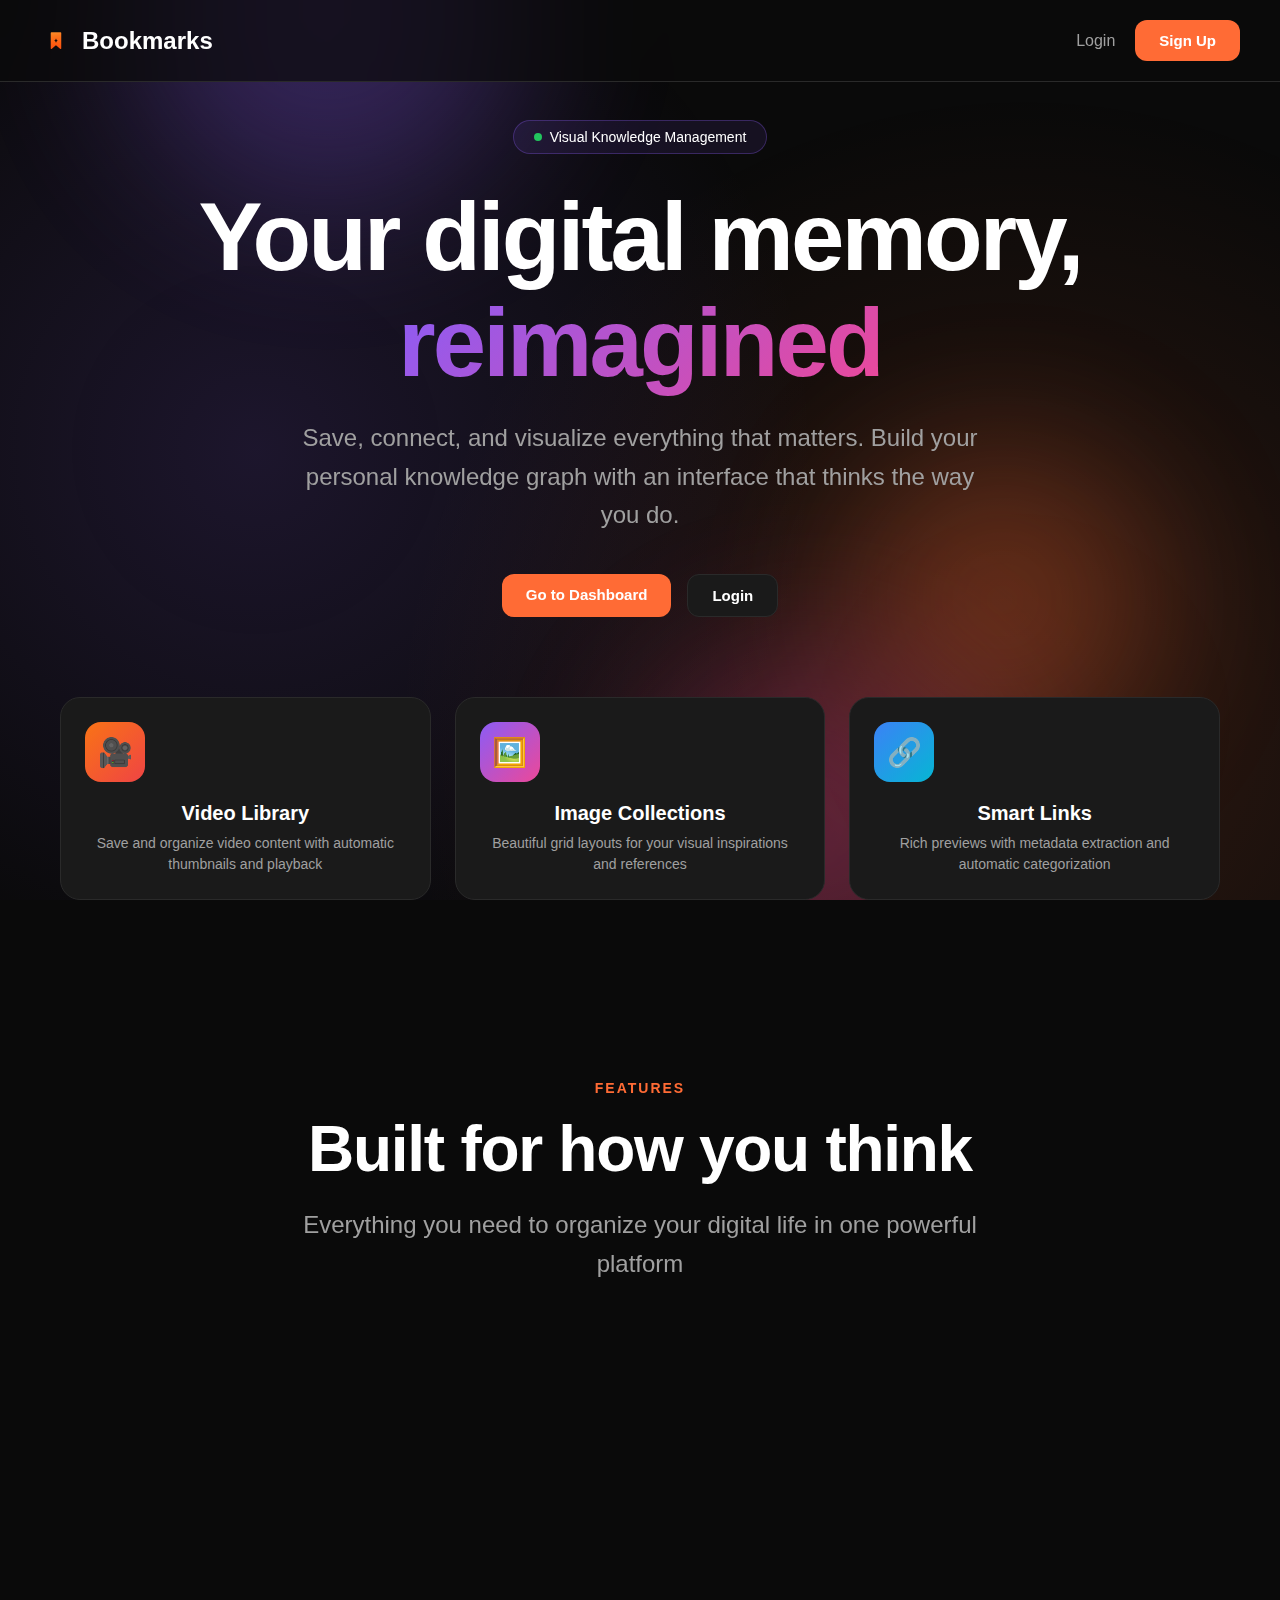
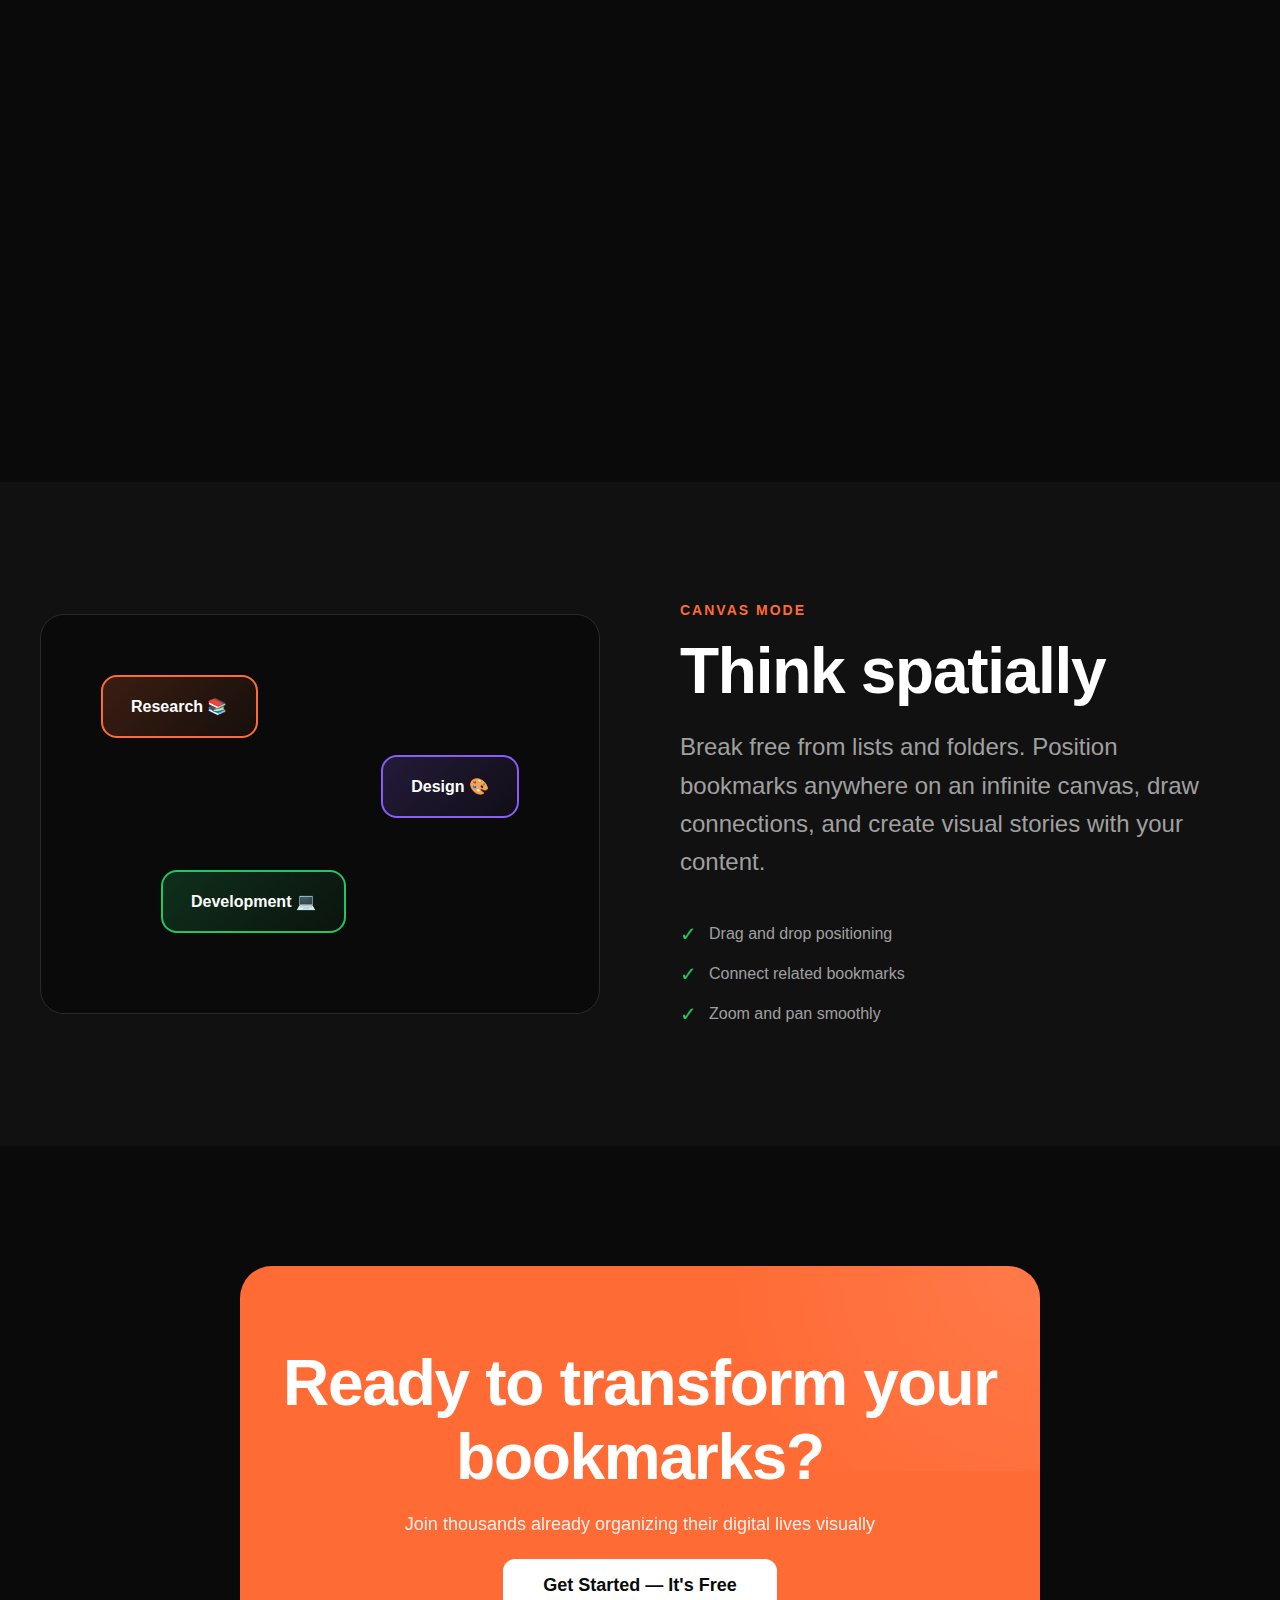
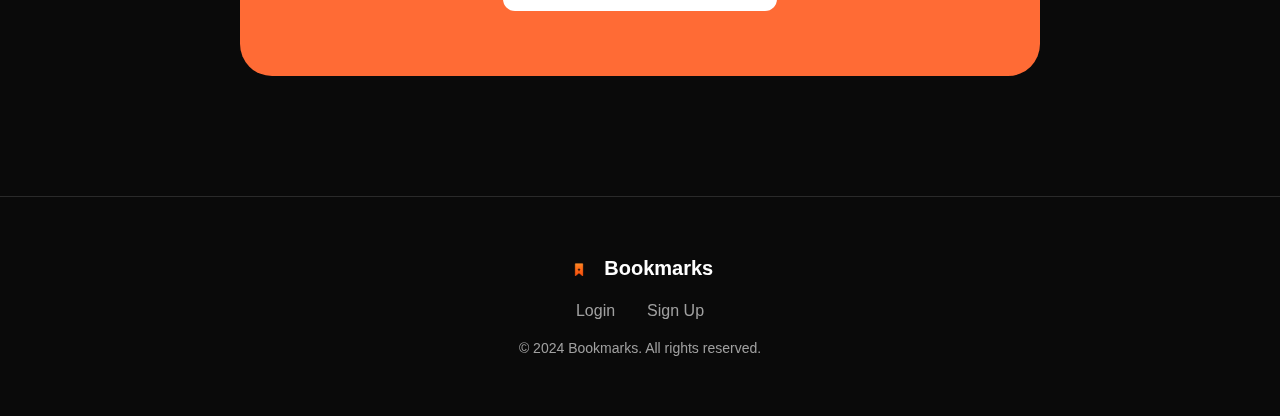
<file: index.html>
<!DOCTYPE html>
<html lang="en">
<head>
    <meta charset="UTF-8">
    <meta http-equiv="refresh" content="0; url=home.html">
    <title>Bookmarks - Organize Everything, Beautifully</title>
</head>
<body>
    <p>Loading...</p>
    <script>
        window.location.href = 'home.html';
    </script>
</body>
</html>
</file>
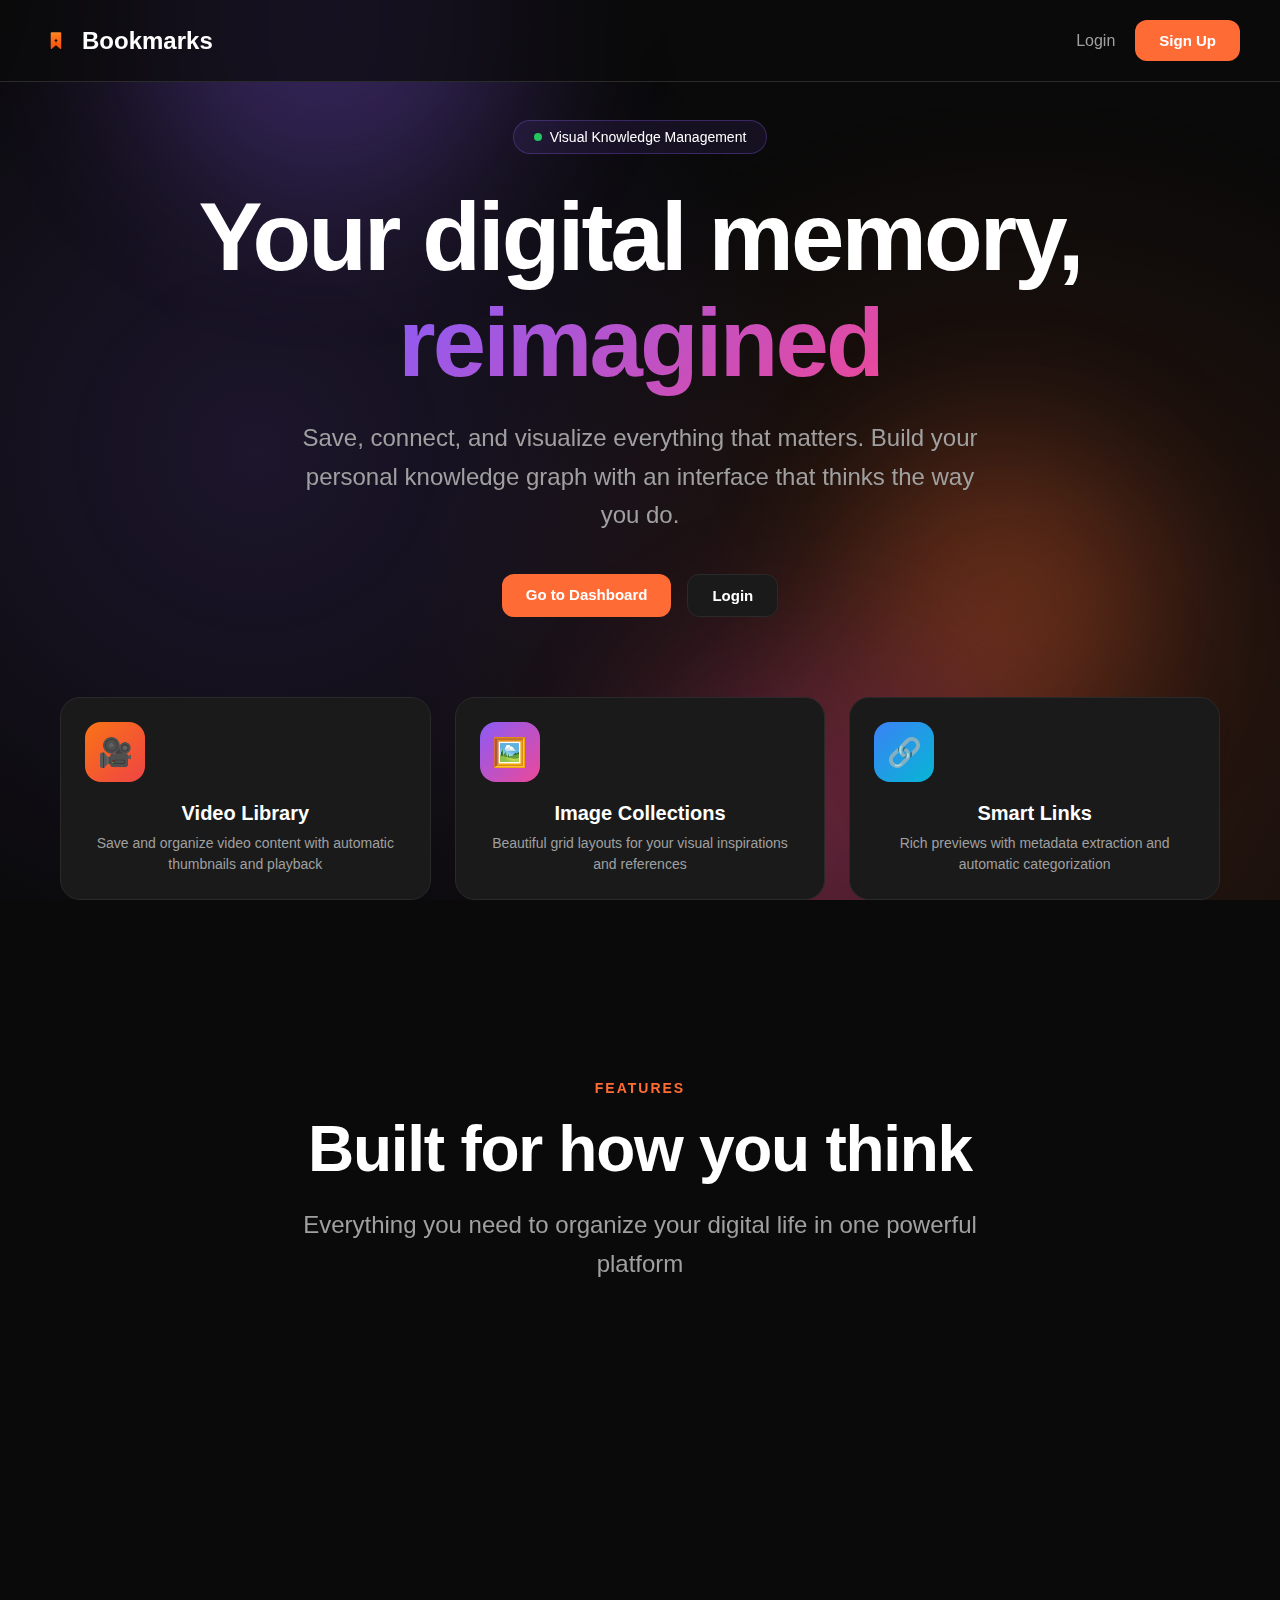
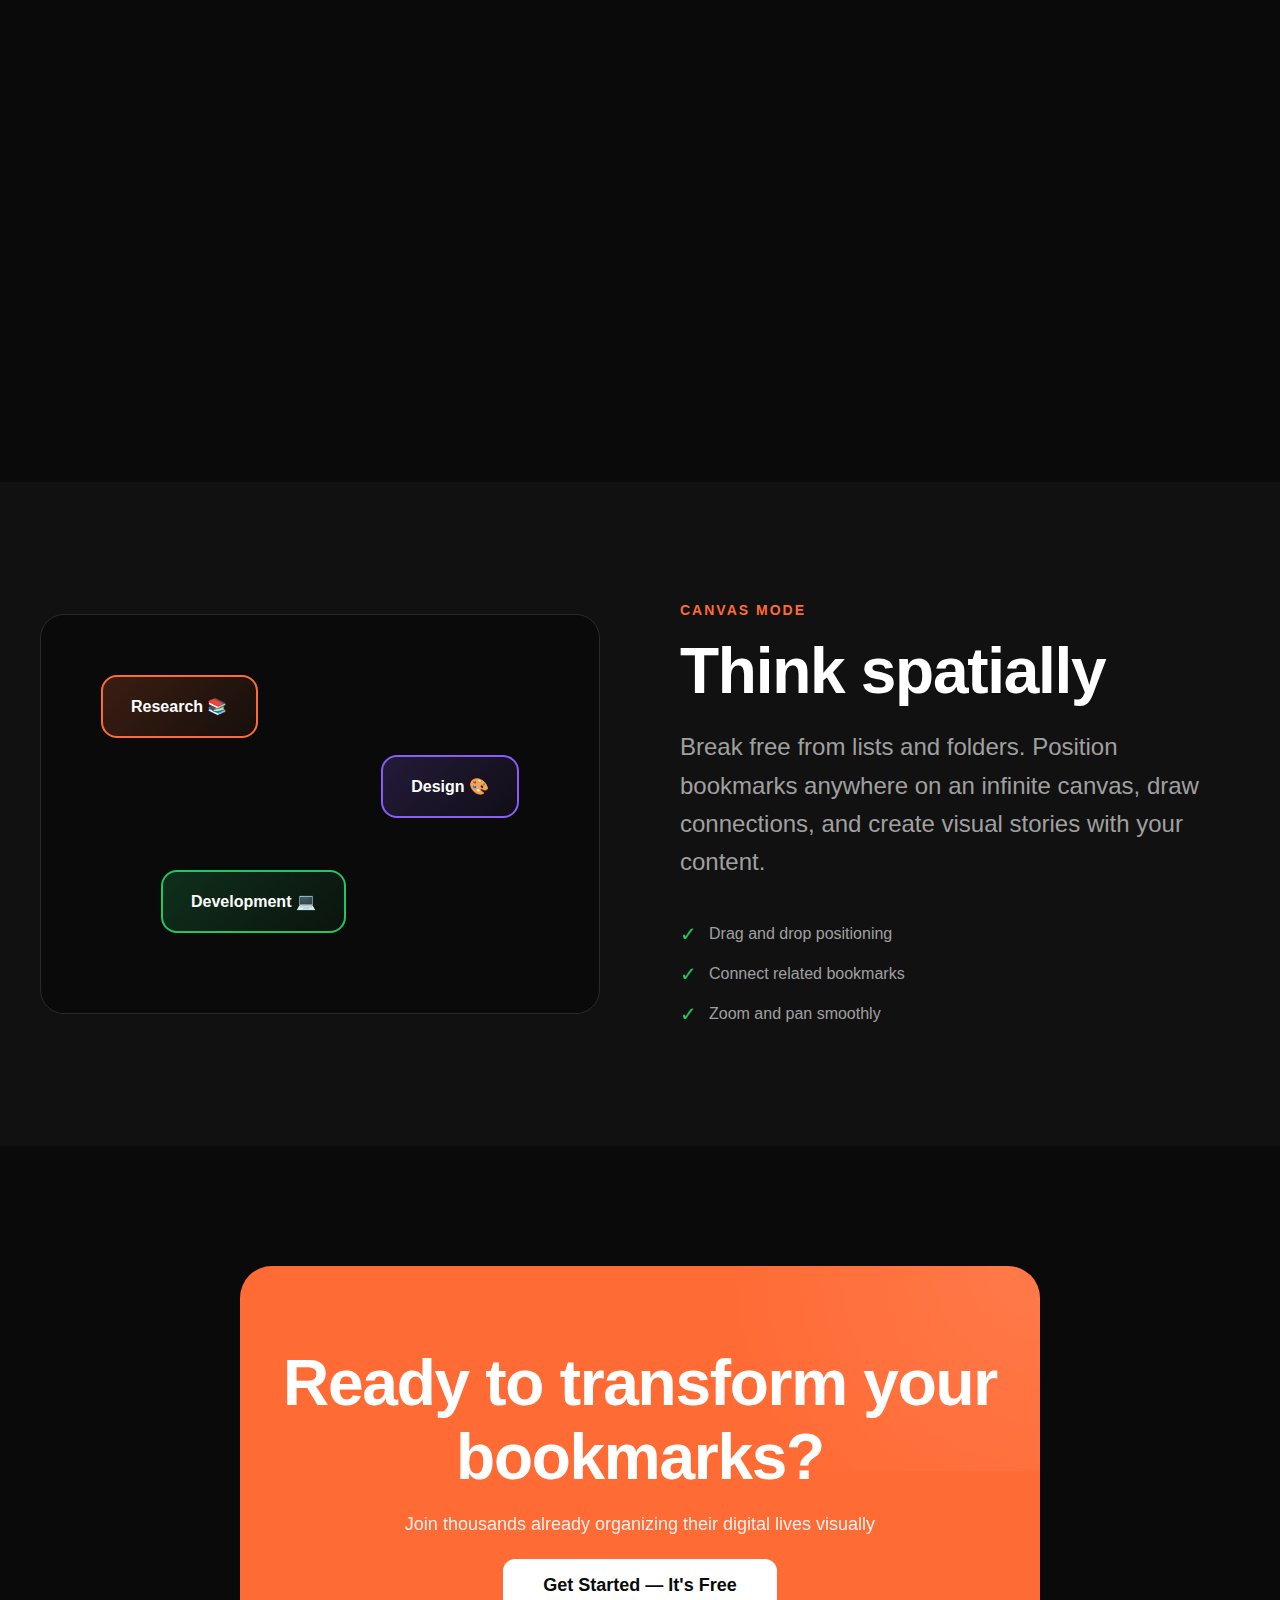
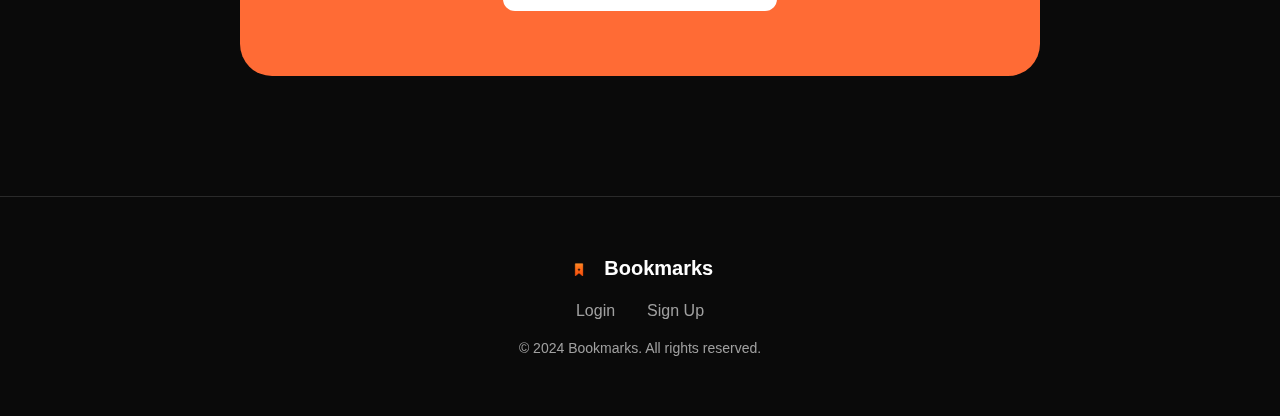
<file: home.html>
<!DOCTYPE html>
<html lang="en">
<head>
    <meta charset="UTF-8">
    <meta name="viewport" content="width=device-width, initial-scale=1.0">
    <title>Bookmarks - Your Visual Memory</title>
    <style>
        * {
            margin: 0;
            padding: 0;
            box-sizing: border-box;
        }

        :root {
            --primary: #ff6b35;
            --primary-hover: #e55a2b;
            --purple: #8b5cf6;
            --pink: #ec4899;
            --orange: #f97316;
            --blue: #3b82f6;
            --cyan: #06b6d4;
            --green: #22c55e;
            --bg: #0a0a0a;
            --surface: #111111;
            --surface-elevated: #1a1a1a;
            --border: #2a2a2a;
            --text: #ffffff;
            --text-muted: #a0a0a0;
        }

        body {
            font-family: -apple-system, BlinkMacSystemFont, 'Segoe UI', 'Inter', Roboto, sans-serif;
            background: var(--bg);
            color: var(--text);
            overflow-x: hidden;
            -webkit-font-smoothing: antialiased;
        }

        /* Animated Background */
        .bg-gradient {
            position: fixed;
            top: 0;
            left: 0;
            width: 100%;
            height: 100%;
            z-index: -1;
            background: radial-gradient(circle at 20% 50%, rgba(139, 92, 246, 0.15) 0%, transparent 50%),
                        radial-gradient(circle at 80% 80%, rgba(255, 107, 53, 0.15) 0%, transparent 50%);
        }

        .floating-shapes {
            position: fixed;
            width: 100%;
            height: 100%;
            z-index: -1;
            overflow: hidden;
        }

        .shape {
            position: absolute;
            border-radius: 50%;
            filter: blur(80px);
            opacity: 0.3;
            animation: float 20s infinite;
        }

        .shape:nth-child(1) {
            width: 400px;
            height: 400px;
            background: var(--purple);
            top: -200px;
            left: 10%;
            animation-delay: 0s;
        }

        .shape:nth-child(2) {
            width: 300px;
            height: 300px;
            background: var(--primary);
            top: 50%;
            right: 10%;
            animation-delay: 5s;
        }

        .shape:nth-child(3) {
            width: 350px;
            height: 350px;
            background: var(--pink);
            bottom: -100px;
            left: 50%;
            animation-delay: 10s;
        }

        @keyframes float {
            0%, 100% { transform: translate(0, 0) scale(1); }
            33% { transform: translate(30px, -30px) scale(1.1); }
            66% { transform: translate(-20px, 20px) scale(0.9); }
        }

        /* Navigation */
        nav {
            position: fixed;
            top: 0;
            width: 100%;
            padding: 20px 40px;
            display: flex;
            justify-content: space-between;
            align-items: center;
            z-index: 1000;
            background: rgba(10, 10, 10, 0.7);
            backdrop-filter: blur(20px);
            border-bottom: 1px solid var(--border);
        }

        .logo {
            font-size: 24px;
            font-weight: 800;
            display: flex;
            align-items: center;
            gap: 10px;
        }

        .logo-icon {
            width: 32px;
            height: 32px;
            background: var(--primary);
            border-radius: 8px;
            display: flex;
            align-items: center;
            justify-content: center;
            font-size: 18px;
        }

        .nav-links {
            display: flex;
            gap: 20px;
            align-items: center;
        }

        .nav-link {
            color: var(--text-muted);
            text-decoration: none;
            font-weight: 500;
            transition: color 0.3s;
        }

        .nav-link:hover {
            color: var(--text);
        }

        .btn {
            padding: 12px 24px;
            border-radius: 12px;
            font-weight: 600;
            text-decoration: none;
            transition: all 0.3s;
            cursor: pointer;
            border: none;
            font-size: 15px;
        }

        .btn-primary {
            background: var(--primary);
            color: white;
        }

        .btn-primary:hover {
            background: var(--primary-hover);
            transform: translateY(-2px);
        }

        /* Hero Section */
        .hero {
            min-height: 100vh;
            display: flex;
            flex-direction: column;
            justify-content: center;
            align-items: center;
            text-align: center;
            padding: 120px 20px 60px;
            position: relative;
        }

        .hero-badge {
            display: inline-flex;
            align-items: center;
            gap: 8px;
            padding: 8px 20px;
            background: rgba(139, 92, 246, 0.1);
            border: 1px solid rgba(139, 92, 246, 0.3);
            border-radius: 50px;
            font-size: 14px;
            margin-bottom: 30px;
            animation: fadeInDown 0.8s ease-out;
        }

        .pulse-dot {
            width: 8px;
            height: 8px;
            background: var(--green);
            border-radius: 50%;
            animation: pulse 2s infinite;
        }

        @keyframes pulse {
            0%, 100% { opacity: 1; transform: scale(1); }
            50% { opacity: 0.5; transform: scale(1.2); }
        }

        h1 {
            font-size: clamp(48px, 8vw, 96px);
            font-weight: 900;
            line-height: 1.1;
            margin-bottom: 24px;
            animation: fadeInUp 0.8s ease-out 0.2s backwards;
            letter-spacing: -0.03em;
        }

        .gradient-text {
            background: linear-gradient(135deg, var(--purple), var(--pink), var(--orange));
            background-size: 200% 200%;
            -webkit-background-clip: text;
            -webkit-text-fill-color: transparent;
            animation: gradientShift 5s ease infinite;
        }

        @keyframes gradientShift {
            0%, 100% { background-position: 0% 50%; }
            50% { background-position: 100% 50%; }
        }

        .hero-subtitle {
            font-size: clamp(18px, 3vw, 24px);
            color: var(--text-muted);
            max-width: 700px;
            margin: 0 auto 40px;
            line-height: 1.6;
            animation: fadeInUp 0.8s ease-out 0.4s backwards;
        }

        .hero-cta {
            display: flex;
            gap: 16px;
            justify-content: center;
            flex-wrap: wrap;
            animation: fadeInUp 0.8s ease-out 0.6s backwards;
        }

        @keyframes fadeInUp {
            from { opacity: 0; transform: translateY(30px); }
            to { opacity: 1; transform: translateY(0); }
        }

        @keyframes fadeInDown {
            from { opacity: 0; transform: translateY(-20px); }
            to { opacity: 1; transform: translateY(0); }
        }

        /* 3D Card Grid */
        .card-showcase {
            display: grid;
            grid-template-columns: repeat(auto-fit, minmax(280px, 1fr));
            gap: 24px;
            max-width: 1200px;
            margin: 80px auto 0;
            padding: 0 20px;
            animation: fadeIn 1s ease-out 0.8s backwards;
        }

        @keyframes fadeIn {
            from { opacity: 0; }
            to { opacity: 1; }
        }

        .showcase-card {
            background: var(--surface-elevated);
            border: 1px solid var(--border);
            border-radius: 20px;
            padding: 24px;
            backdrop-filter: blur(10px);
            transition: all 0.4s cubic-bezier(0.4, 0, 0.2, 1);
            cursor: pointer;
            position: relative;
            overflow: hidden;
        }

        .showcase-card::before {
            content: '';
            position: absolute;
            top: 0;
            left: 0;
            right: 0;
            bottom: 0;
            background: linear-gradient(135deg, rgba(139, 92, 246, 0.1), rgba(255, 107, 53, 0.1));
            opacity: 0;
            transition: opacity 0.4s;
        }

        .showcase-card:hover {
            transform: translateY(-8px) scale(1.02);
            border-color: var(--primary);
            box-shadow: 0 20px 60px rgba(0, 0, 0, 0.5);
        }

        .showcase-card:hover::before {
            opacity: 1;
        }

        .card-icon {
            width: 60px;
            height: 60px;
            border-radius: 16px;
            display: flex;
            align-items: center;
            justify-content: center;
            margin-bottom: 20px;
            font-size: 28px;
            position: relative;
            z-index: 1;
        }

        .card-icon.video {
            background: linear-gradient(135deg, var(--orange), #ef4444);
        }

        .card-icon.image {
            background: linear-gradient(135deg, var(--purple), var(--pink));
        }

        .card-icon.link {
            background: linear-gradient(135deg, var(--blue), var(--cyan));
        }

        .card-title {
            font-size: 20px;
            font-weight: 700;
            margin-bottom: 8px;
            position: relative;
            z-index: 1;
        }

        .card-desc {
            color: var(--text-muted);
            font-size: 14px;
            line-height: 1.5;
            position: relative;
            z-index: 1;
        }

        /* Features Section */
        .features {
            padding: 120px 20px;
            max-width: 1400px;
            margin: 0 auto;
        }

        .section-header {
            text-align: center;
            margin-bottom: 80px;
        }

        .section-tag {
            color: var(--primary);
            font-weight: 700;
            font-size: 14px;
            text-transform: uppercase;
            letter-spacing: 2px;
            margin-bottom: 16px;
        }

        h2 {
            font-size: clamp(36px, 6vw, 64px);
            font-weight: 900;
            margin-bottom: 20px;
            letter-spacing: -0.02em;
        }

        .feature-grid {
            display: grid;
            grid-template-columns: repeat(auto-fit, minmax(320px, 1fr));
            gap: 32px;
        }

        .feature-item {
            background: var(--surface);
            border: 1px solid var(--border);
            border-radius: 24px;
            padding: 40px;
            transition: all 0.4s;
            position: relative;
            overflow: hidden;
        }

        .feature-item::after {
            content: '';
            position: absolute;
            top: -2px;
            left: -2px;
            right: -2px;
            bottom: -2px;
            background: linear-gradient(135deg, var(--primary), var(--purple), var(--pink));
            border-radius: 24px;
            opacity: 0;
            z-index: -1;
            transition: opacity 0.4s;
        }

        .feature-item:hover::after {
            opacity: 0.3;
        }

        .feature-item:hover {
            transform: translateY(-4px);
        }

        .feature-icon {
            width: 56px;
            height: 56px;
            border-radius: 14px;
            display: flex;
            align-items: center;
            justify-content: center;
            margin-bottom: 24px;
            font-size: 24px;
        }

        .feature-item:nth-child(1) .feature-icon {
            background: linear-gradient(135deg, var(--blue), #2563eb);
        }

        .feature-item:nth-child(2) .feature-icon {
            background: linear-gradient(135deg, var(--purple), #7c3aed);
        }

        .feature-item:nth-child(3) .feature-icon {
            background: linear-gradient(135deg, var(--pink), #db2777);
        }

        .feature-item:nth-child(4) .feature-icon {
            background: linear-gradient(135deg, var(--orange), #ea580c);
        }

        .feature-item:nth-child(5) .feature-icon {
            background: linear-gradient(135deg, var(--green), #16a34a);
        }

        .feature-item:nth-child(6) .feature-icon {
            background: linear-gradient(135deg, var(--cyan), #0891b2);
        }

        h3 {
            font-size: 24px;
            font-weight: 700;
            margin-bottom: 12px;
        }

        .feature-text {
            color: var(--text-muted);
            line-height: 1.7;
        }

        /* Canvas Preview */
        .canvas-preview {
            padding: 120px 20px;
            background: var(--surface);
            position: relative;
        }

        .preview-container {
            max-width: 1200px;
            margin: 0 auto;
            display: grid;
            grid-template-columns: 1fr 1fr;
            gap: 80px;
            align-items: center;
        }

        .canvas-visual {
            background: var(--bg);
            border: 1px solid var(--border);
            border-radius: 24px;
            padding: 40px;
            position: relative;
            overflow: hidden;
            min-height: 400px;
        }

        .canvas-node {
            position: absolute;
            background: var(--surface-elevated);
            border: 2px solid var(--border);
            border-radius: 16px;
            padding: 20px 28px;
            font-weight: 600;
            animation: floatNode 4s ease-in-out infinite;
        }

        @keyframes floatNode {
            0%, 100% { transform: translateY(0); }
            50% { transform: translateY(-10px); }
        }

        .node-1 {
            top: 60px;
            left: 60px;
            animation-delay: 0s;
            background: linear-gradient(135deg, rgba(255, 107, 53, 0.2), rgba(255, 107, 53, 0.05));
            border-color: var(--primary);
        }

        .node-2 {
            top: 140px;
            right: 80px;
            animation-delay: 1s;
            background: linear-gradient(135deg, rgba(139, 92, 246, 0.2), rgba(139, 92, 246, 0.05));
            border-color: var(--purple);
        }

        .node-3 {
            bottom: 80px;
            left: 120px;
            animation-delay: 2s;
            background: linear-gradient(135deg, rgba(34, 197, 94, 0.2), rgba(34, 197, 94, 0.05));
            border-color: var(--green);
        }

        .connection-line {
            position: absolute;
            height: 2px;
            background: linear-gradient(90deg, var(--primary), var(--purple));
            transform-origin: left center;
            opacity: 0.5;
        }

        /* CTA Section */
        .cta-section {
            padding: 120px 20px;
            text-align: center;
        }

        .cta-box {
            max-width: 800px;
            margin: 0 auto;
            background: var(--primary);
            border-radius: 32px;
            padding: 80px 40px;
            position: relative;
            overflow: hidden;
        }

        .cta-box::before {
            content: '';
            position: absolute;
            top: -50%;
            right: -50%;
            width: 100%;
            height: 100%;
            background: radial-gradient(circle, rgba(255, 255, 255, 0.1) 0%, transparent 70%);
            animation: rotate 20s linear infinite;
        }

        @keyframes rotate {
            from { transform: rotate(0deg); }
            to { transform: rotate(360deg); }
        }

        .cta-box h2 {
            position: relative;
            z-index: 1;
            color: white;
        }

        .cta-box p {
            position: relative;
            z-index: 1;
            color: rgba(255, 255, 255, 0.9);
            font-size: 18px;
            margin-bottom: 40px;
        }

        .btn-white {
            background: white;
            color: var(--bg);
            padding: 16px 40px;
            font-size: 18px;
            position: relative;
            z-index: 1;
        }

        .btn-white:hover {
            transform: translateY(-2px);
            box-shadow: 0 20px 40px rgba(0, 0, 0, 0.3);
        }

        /* Footer */
        footer {
            padding: 60px 40px;
            border-top: 1px solid var(--border);
            text-align: center;
        }

        .footer-logo {
            font-size: 20px;
            font-weight: 700;
            margin-bottom: 20px;
        }

        .footer-links {
            display: flex;
            gap: 32px;
            justify-content: center;
            margin-bottom: 20px;
        }

        .footer-link {
            color: var(--text-muted);
            text-decoration: none;
            transition: color 0.3s;
        }

        .footer-link:hover {
            color: var(--text);
        }

        .copyright {
            color: var(--text-muted);
            font-size: 14px;
        }

        @media (max-width: 768px) {
            nav {
                padding: 16px 20px;
            }

            .nav-links {
                gap: 16px;
            }

            .card-showcase {
                grid-template-columns: 1fr;
            }

            .preview-container {
                grid-template-columns: 1fr;
                gap: 40px;
            }

            .canvas-visual {
                order: -1;
            }

            .feature-grid {
                grid-template-columns: 1fr;
            }
        }
    </style>
</head>
<body>
    <div class="bg-gradient"></div>
    <div class="floating-shapes">
        <div class="shape"></div>
        <div class="shape"></div>
        <div class="shape"></div>
    </div>

    <nav>
        <div class="logo">
            <img src="logo.png" alt="Bookmarks Logo" style="height: 32px; width: auto;">
            <span>Bookmarks</span>
        </div>
        <div class="nav-links">
            <a href="login.html" class="nav-link">Login</a>
            <a href="signup.html" class="btn btn-primary">Sign Up</a>
        </div>
    </nav>

    <section class="hero">
        <div class="hero-badge">
            <span class="pulse-dot"></span>
            <span>Visual Knowledge Management</span>
        </div>
        <h1>
            Your digital memory,<br>
            <span class="gradient-text">reimagined</span>
        </h1>
        <p class="hero-subtitle">
            Save, connect, and visualize everything that matters. Build your personal knowledge graph with an interface that thinks the way you do.
        </p>
        <div class="hero-cta">
            <a href="index.php" class="btn btn-primary">Go to Dashboard</a>
            <a href="login.html" class="btn" style="background: var(--surface-elevated); color: var(--text); border: 1px solid var(--border);">Login</a>
        </div>

        <div class="card-showcase">
            <div class="showcase-card">
                <div class="card-icon video">🎥</div>
                <h3 class="card-title">Video Library</h3>
                <p class="card-desc">Save and organize video content with automatic thumbnails and playback</p>
            </div>
            <div class="showcase-card">
                <div class="card-icon image">🖼️</div>
                <h3 class="card-title">Image Collections</h3>
                <p class="card-desc">Beautiful grid layouts for your visual inspirations and references</p>
            </div>
            <div class="showcase-card">
                <div class="card-icon link">🔗</div>
                <h3 class="card-title">Smart Links</h3>
                <p class="card-desc">Rich previews with metadata extraction and automatic categorization</p>
            </div>
        </div>
    </section>

    <section class="features">
        <div class="section-header">
            <div class="section-tag">Features</div>
            <h2>Built for how you think</h2>
            <p class="hero-subtitle" style="animation: none;">Everything you need to organize your digital life in one powerful platform</p>
        </div>

        <div class="feature-grid">
            <div class="feature-item">
                <div class="feature-icon">🎯</div>
                <h3>Infinite Canvas</h3>
                <p class="feature-text">Arrange bookmarks freely in 2D space. Create visual mind maps and connect related ideas with arrows.</p>
            </div>
            <div class="feature-item">
                <div class="feature-icon">⚡</div>
                <h3>Lightning Search</h3>
                <p class="feature-text">Find anything instantly with full-text search, smart filters, and keyboard shortcuts.</p>
            </div>
            <div class="feature-item">
                <div class="feature-icon">🎨</div>
                <h3>Visual First</h3>
                <p class="feature-text">Rich previews for every type of content. See images, videos, and websites at a glance.</p>
            </div>
            <div class="feature-item">
                <div class="feature-icon">📁</div>
                <h3>Smart Collections</h3>
                <p class="feature-text">Organize with nested folders, tags, and auto-categorization powered by AI.</p>
            </div>
            <div class="feature-item">
                <div class="feature-icon">🔄</div>
                <h3>Real-time Sync</h3>
                <p class="feature-text">Access your bookmarks anywhere. Changes sync instantly across all your devices.</p>
            </div>
            <div class="feature-item">
                <div class="feature-icon">🤝</div>
                <h3>Collaboration</h3>
                <p class="feature-text">Share collections with your team. Comment, annotate, and build knowledge together.</p>
            </div>
        </div>
    </section>

    <section class="canvas-preview">
        <div class="preview-container">
            <div class="canvas-visual">
                <div class="canvas-node node-1">Research 📚</div>
                <div class="canvas-node node-2">Design 🎨</div>
                <div class="canvas-node node-3">Development 💻</div>
            </div>
            <div>
                <div class="section-tag">Canvas Mode</div>
                <h2>Think spatially</h2>
                <p class="hero-subtitle" style="text-align: left; animation: none; margin-left: 0;">
                    Break free from lists and folders. Position bookmarks anywhere on an infinite canvas, draw connections, and create visual stories with your content.
                </p>
                <ul style="margin-top: 32px; list-style: none;">
                    <li style="display: flex; align-items: center; gap: 12px; margin-bottom: 16px; color: var(--text-muted);">
                        <span style="color: var(--green); font-size: 20px;">✓</span> Drag and drop positioning
                    </li>
                    <li style="display: flex; align-items: center; gap: 12px; margin-bottom: 16px; color: var(--text-muted);">
                        <span style="color: var(--green); font-size: 20px;">✓</span> Connect related bookmarks
                    </li>
                    <li style="display: flex; align-items: center; gap: 12px; color: var(--text-muted);">
                        <span style="color: var(--green); font-size: 20px;">✓</span> Zoom and pan smoothly
                    </li>
                </ul>
            </div>
        </div>
    </section>

    <section class="cta-section">
        <div class="cta-box">
            <h2>Ready to transform your bookmarks?</h2>
            <p>Join thousands already organizing their digital lives visually</p>
            <a href="signup.html" class="btn btn-white">Get Started — It's Free</a>
        </div>
    </section>

    <footer>
        <div class="footer-logo">
            <img src="logo.png" alt="Bookmarks" style="height: 24px; width: auto; vertical-align: middle; margin-right: 8px;">
            Bookmarks
        </div>
        <div class="footer-links">
            <a href="login.html" class="footer-link">Login</a>
            <a href="signup.html" class="footer-link">Sign Up</a>
        </div>
        <p class="copyright">© 2024 Bookmarks. All rights reserved.</p>
    </footer>

    <script>
        // Parallax scroll effect
        window.addEventListener('scroll', () => {
            const scrolled = window.pageYOffset;
            const shapes = document.querySelectorAll('.shape');
            shapes.forEach((shape, i) => {
                shape.style.transform = `translateY(${scrolled * (0.1 + i * 0.05)}px)`;
            });
        });

        // Intersection Observer for animations
        const observerOptions = {
            threshold: 0.1,
            rootMargin: '0px 0px -100px 0px'
        };

        const observer = new IntersectionObserver((entries) => {
            entries.forEach(entry => {
                if (entry.isIntersecting) {
                    entry.target.style.opacity = '1';
                    entry.target.style.transform = 'translateY(0)';
                }
            });
        }, observerOptions);

        document.querySelectorAll('.feature-item, .showcase-card').forEach(el => {
            el.style.opacity = '0';
            el.style.transform = 'translateY(30px)';
            el.style.transition = 'all 0.6s ease-out';
            observer.observe(el);
        });
    </script>
</body>
</html>
</file>
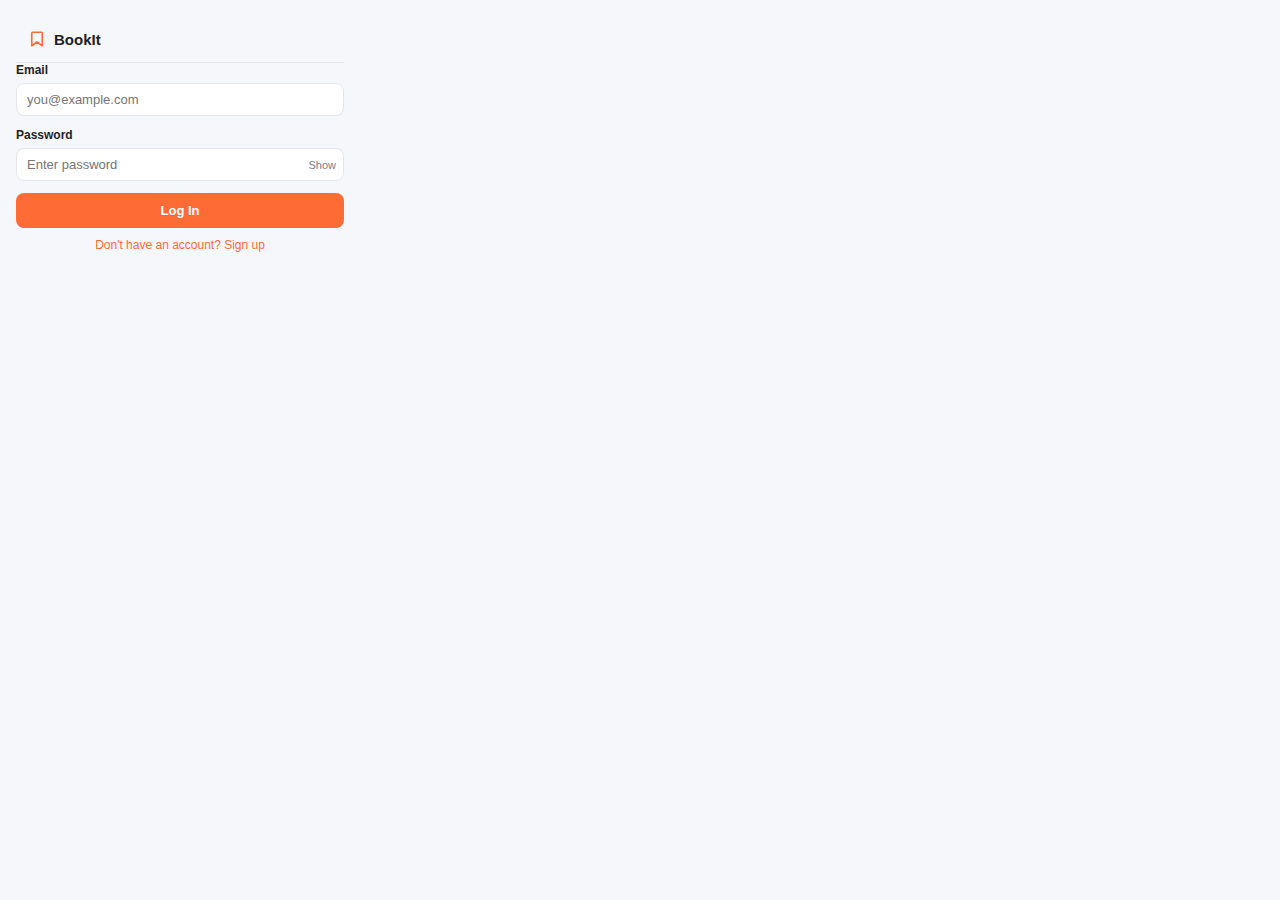
<file: WebExtensionFirefox/popup.html>
<!DOCTYPE html>
<html>
<head>
  <style>
    :root {
      --primary: #ff6b35;
      --bg: #f6f7fb;
      --card: #ffffff;
      --text: #1f1f25;
      --muted: #7b7b8a;
      --border: #e6e7ee;
      --error: #e74c3c;
      --success: #27ae60;
    }
    * { box-sizing: border-box; margin: 0; padding: 0; }
    body { width: 360px; font-family: "Inter", "Segoe UI", sans-serif; background-color: var(--bg); color: var(--text); }
    .header { padding: 12px; border-bottom: 1px solid var(--border); display: flex; justify-content: space-between; align-items: center; }
    h3 { font-size: 15px; display: flex; align-items: center; gap: 8px; }
    .brand-icon { width: 18px; height: 22px; display: inline-block; vertical-align: middle; color: var(--primary); }
    .user-info { font-size: 12px; color: var(--muted); }
    .logout-btn { background: transparent; border: none; color: var(--primary); cursor: pointer; font-size: 11px; text-decoration: underline; }
    #login-section { padding: 16px; }
    .form-field { margin-bottom: 12px; }
    .form-label { display: block; font-size: 12px; color: var(--text); margin-bottom: 6px; font-weight: 600; }
    .form-input { width: 100%; padding: 8px 10px; border: 1px solid var(--border); border-radius: 8px; font-size: 13px; }
    .form-input:focus { outline: none; border-color: var(--primary); }
    .password-wrapper { position: relative; }
    .toggle-password { position: absolute; right: 8px; top: 50%; transform: translateY(-50%); background: none; border: none; color: var(--muted); cursor: pointer; font-size: 11px; }
    .primary-btn { width: 100%; padding: 10px; background: var(--primary); color: white; border: none; border-radius: 8px; font-weight: 600; cursor: pointer; font-size: 13px; }
    .primary-btn:hover { opacity: 0.9; }
    .link-btn { display: block; text-align: center; margin-top: 10px; color: var(--primary); font-size: 12px; text-decoration: none; }
    .alert { padding: 8px; border-radius: 6px; font-size: 12px; margin-bottom: 12px; display: none; }
    .alert.error { background: #ffe5e5; color: var(--error); }
    .alert.success { background: #e5f5ed; color: var(--success); }
    #bookmarks-section { max-height: 500px; overflow-y: auto; }
    #empty-msg { text-align: center; color: var(--muted); padding: 30px 16px; font-size: 13px; }
    .item { background: var(--card); border: 1px solid var(--border); padding: 10px; margin: 0 12px 10px; border-radius: 12px; box-shadow: 0 2px 8px rgba(0,0,0,0.05); }
    .item-head { display: flex; align-items: center; justify-content: space-between; gap: 8px; }
    .item-title { font-weight: 700; font-size: 13px; color: var(--text); margin: 0; white-space: nowrap; overflow: hidden; text-overflow: ellipsis; }
    .badge { background: #f1f2f7; color: #545468; padding: 3px 7px; border-radius: 999px; font-size: 10px; font-weight: 600; }
    .item-content { font-size: 12px; color: #555; margin: 8px 0; line-height: 1.4; word-wrap: break-word; }
    .media-preview { max-width: 100%; border-radius: 8px; display: block; margin-top: 5px; }
    audio.media-preview { width: 100%; }
    .tags { display: flex; flex-wrap: wrap; gap: 6px; margin: 6px 0; }
    .tag { background: #f7f7fb; color: #4b4b5c; border-radius: 8px; padding: 3px 7px; font-size: 10px; }
    .meta-row { display: flex; justify-content: space-between; align-items: center; font-size: 11px; color: var(--muted); margin-top: 6px; }
    .actions { display: flex; gap: 8px; align-items: center; }
    .link { color: var(--primary); font-weight: 600; text-decoration: none; font-size: 11px; }
    .delete-btn { background: #ffe5dd; color: #c03d10; border: none; padding: 4px 8px; border-radius: 8px; cursor: pointer; font-size: 10px; font-weight: 600; }
    .delete-btn:hover { background: #ffd5c7; }
    .hidden { display: none !important; }
  </style>
</head>
<body>
  <div id="login-section">
    <div class="header">
      <h3><svg class="brand-icon" viewBox="0 0 24 24" aria-hidden="true"><path d="M6 3h12a1 1 0 0 1 1 1v17l-7-5-7 5V4a1 1 0 0 1 1-1z" fill="none" stroke="currentColor" stroke-width="2.2" stroke-linecap="round" stroke-linejoin="round"></path></svg> BookIt</h3>
    </div>
    <div id="alert" class="alert"></div>
    <form id="login-form">
      <div class="form-field">
        <label class="form-label" for="login-email">Email</label>
        <input class="form-input" type="email" id="login-email" name="email" required placeholder="you@example.com">
      </div>
      <div class="form-field">
        <label class="form-label" for="login-password">Password</label>
        <div class="password-wrapper">
          <input class="form-input" type="password" id="login-password" name="password" required placeholder="Enter password">
          <button type="button" class="toggle-password" data-target="login-password">Show</button>
        </div>
      </div>
      <button type="submit" class="primary-btn">Log In</button>
      <a href="#" class="link-btn" id="signup-link">Don't have an account? Sign up</a>
    </form>
  </div>

  <div id="bookmarks-section" class="hidden">
    <div class="header">
      <h3><svg class="brand-icon" viewBox="0 0 24 24" aria-hidden="true"><path d="M6 3h12a1 1 0 0 1 1 1v17l-7-5-7 5V4a1 1 0 0 1 1-1z" fill="none" stroke="currentColor" stroke-width="2.2" stroke-linecap="round" stroke-linejoin="round"></path></svg> Saved Bookmarks</h3>
      <div>
        <span class="user-info" id="user-info"></span>
        <button class="logout-btn" id="logout-btn">Logout</button>
      </div>
    </div>
    <div id="bookmark-list"></div>
    <div id="empty-msg">No bookmarks saved yet.</div>
  </div>

  <script src="popup.js"></script>
</body>
</html>
</file>
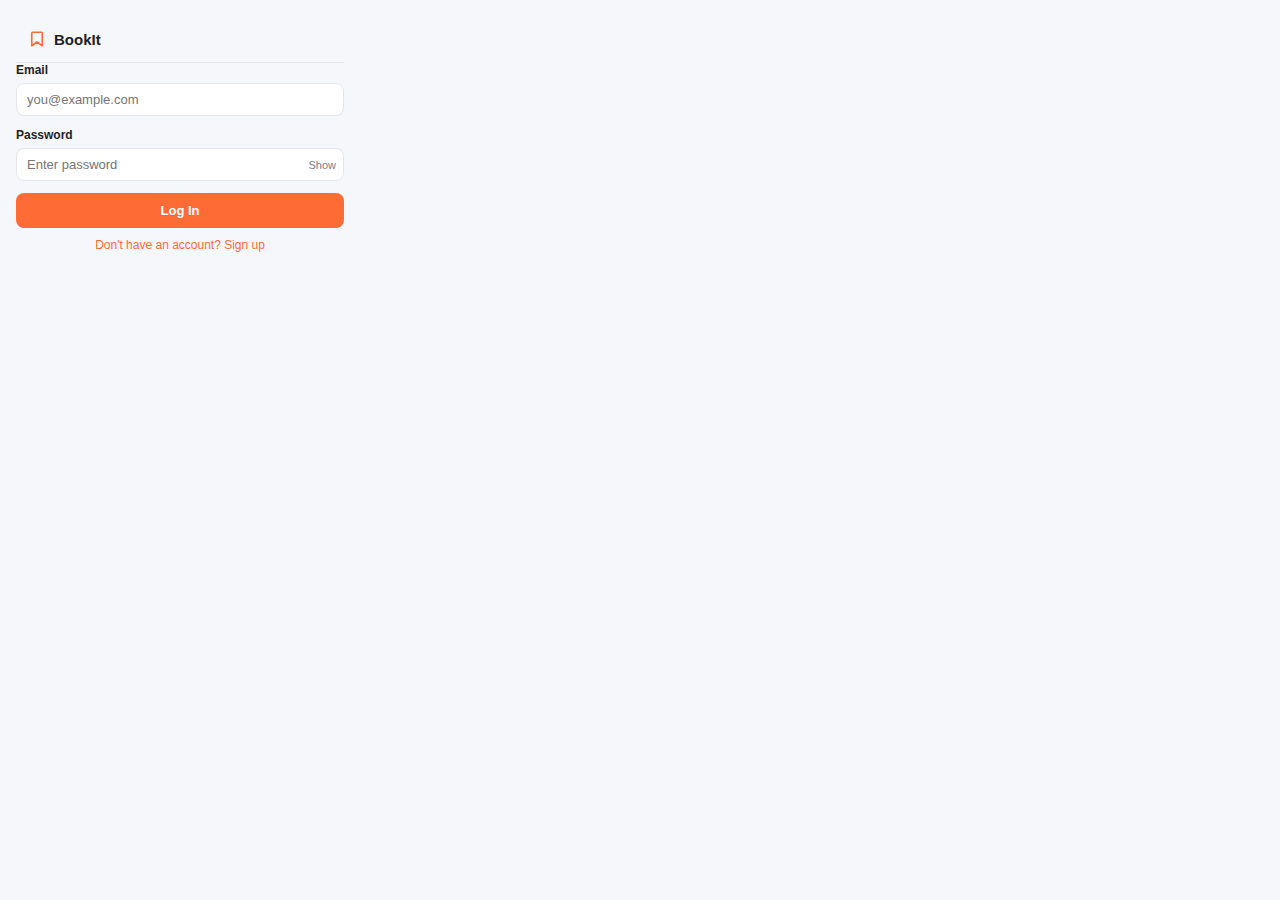
<file: WebExtention/popup.html>
<!DOCTYPE html>
<html>
<head>
  <style>
    :root {
      --primary: #ff6b35;
      --bg: #f6f7fb;
      --card: #ffffff;
      --text: #1f1f25;
      --muted: #7b7b8a;
      --border: #e6e7ee;
      --error: #e74c3c;
      --success: #27ae60;
    }
    * { box-sizing: border-box; margin: 0; padding: 0; }
    body { width: 360px; font-family: "Inter", "Segoe UI", sans-serif; background-color: var(--bg); color: var(--text); }
    
    /* Header */
    .header { padding: 12px; border-bottom: 1px solid var(--border); display: flex; justify-content: space-between; align-items: center; }
    h3 { font-size: 15px; display: flex; align-items: center; gap: 8px; }
    .brand-icon { width: 18px; height: 22px; display: inline-block; vertical-align: middle; color: var(--primary); }
    .user-info { font-size: 12px; color: var(--muted); }
    .logout-btn { background: transparent; border: none; color: var(--primary); cursor: pointer; font-size: 11px; text-decoration: underline; }
    
    /* Login Form */
    #login-section { padding: 16px; }
    .form-field { margin-bottom: 12px; }
    .form-label { display: block; font-size: 12px; color: var(--text); margin-bottom: 6px; font-weight: 600; }
    .form-input { width: 100%; padding: 8px 10px; border: 1px solid var(--border); border-radius: 8px; font-size: 13px; }
    .form-input:focus { outline: none; border-color: var(--primary); }
    .password-wrapper { position: relative; }
    .toggle-password { position: absolute; right: 8px; top: 50%; transform: translateY(-50%); background: none; border: none; color: var(--muted); cursor: pointer; font-size: 11px; }
    .primary-btn { width: 100%; padding: 10px; background: var(--primary); color: white; border: none; border-radius: 8px; font-weight: 600; cursor: pointer; font-size: 13px; }
    .primary-btn:hover { opacity: 0.9; }
    .link-btn { display: block; text-align: center; margin-top: 10px; color: var(--primary); font-size: 12px; text-decoration: none; }
    .alert { padding: 8px; border-radius: 6px; font-size: 12px; margin-bottom: 12px; display: none; }
    .alert.error { background: #ffe5e5; color: var(--error); }
    .alert.success { background: #e5f5ed; color: var(--success); }
    
    /* Bookmarks List */
    #bookmarks-section { max-height: 500px; overflow-y: auto; }
    #empty-msg { text-align: center; color: var(--muted); padding: 30px 16px; font-size: 13px; }
    .item {
      background: var(--card);
      border: 1px solid var(--border);
      padding: 10px;
      margin: 0 12px 10px;
      border-radius: 12px;
      box-shadow: 0 2px 8px rgba(0,0,0,0.05);
    }
    .item-head { display: flex; align-items: center; justify-content: space-between; gap: 8px; }
    .item-title { font-weight: 700; font-size: 13px; color: var(--text); margin: 0; white-space: nowrap; overflow: hidden; text-overflow: ellipsis; }
    .badge { background: #f1f2f7; color: #545468; padding: 3px 7px; border-radius: 999px; font-size: 10px; font-weight: 600; }
    .item-content { font-size: 12px; color: #555; margin: 8px 0; line-height: 1.4; word-wrap: break-word; }
    .media-preview { max-width: 100%; border-radius: 8px; display: block; margin-top: 5px; }
    audio.media-preview { width: 100%; }
    .tags { display: flex; flex-wrap: wrap; gap: 6px; margin: 6px 0; }
    .tag { background: #f7f7fb; color: #4b4b5c; border-radius: 8px; padding: 3px 7px; font-size: 10px; }
    .meta-row { display: flex; justify-content: space-between; align-items: center; font-size: 11px; color: var(--muted); margin-top: 6px; }
    .actions { display: flex; gap: 8px; align-items: center; }
    .link { color: var(--primary); font-weight: 600; text-decoration: none; font-size: 11px; }
    .delete-btn { background: #ffe5dd; color: #c03d10; border: none; padding: 4px 8px; border-radius: 8px; cursor: pointer; font-size: 10px; font-weight: 600; }
    .delete-btn:hover { background: #ffd5c7; }
    
    .hidden { display: none !important; }
  </style>
</head>
<body>
  <!-- Login Section -->
  <div id="login-section">
    <div class="header">
      <h3><svg class="brand-icon" viewBox="0 0 24 24" aria-hidden="true"><path d="M6 3h12a1 1 0 0 1 1 1v17l-7-5-7 5V4a1 1 0 0 1 1-1z" fill="none" stroke="currentColor" stroke-width="2.2" stroke-linecap="round" stroke-linejoin="round"></path></svg> BookIt</h3>
    </div>
    <div id="alert" class="alert"></div>
    <form id="login-form">
      <div class="form-field">
        <label class="form-label" for="login-email">Email</label>
        <input class="form-input" type="email" id="login-email" name="email" required placeholder="you@example.com">
      </div>
      <div class="form-field">
        <label class="form-label" for="login-password">Password</label>
        <div class="password-wrapper">
          <input class="form-input" type="password" id="login-password" name="password" required placeholder="Enter password">
          <button type="button" class="toggle-password" data-target="login-password">Show</button>
        </div>
      </div>
      <button type="submit" class="primary-btn">Log In</button>
      <a href="#" class="link-btn" id="signup-link">Don't have an account? Sign up</a>
    </form>
  </div>

  <!-- Bookmarks Section -->
  <div id="bookmarks-section" class="hidden">
    <div class="header">
      <h3><svg class="brand-icon" viewBox="0 0 24 24" aria-hidden="true"><path d="M6 3h12a1 1 0 0 1 1 1v17l-7-5-7 5V4a1 1 0 0 1 1-1z" fill="none" stroke="currentColor" stroke-width="2.2" stroke-linecap="round" stroke-linejoin="round"></path></svg> Saved Bookmarks</h3>
      <div>
        <span class="user-info" id="user-info"></span>
        <button class="logout-btn" id="logout-btn">Logout</button>
      </div>
    </div>
    <div id="bookmark-list"></div>
    <div id="empty-msg">No bookmarks saved yet.</div>
  </div>

  <script src="popup.js"></script>
</body>
</html>
</file>
